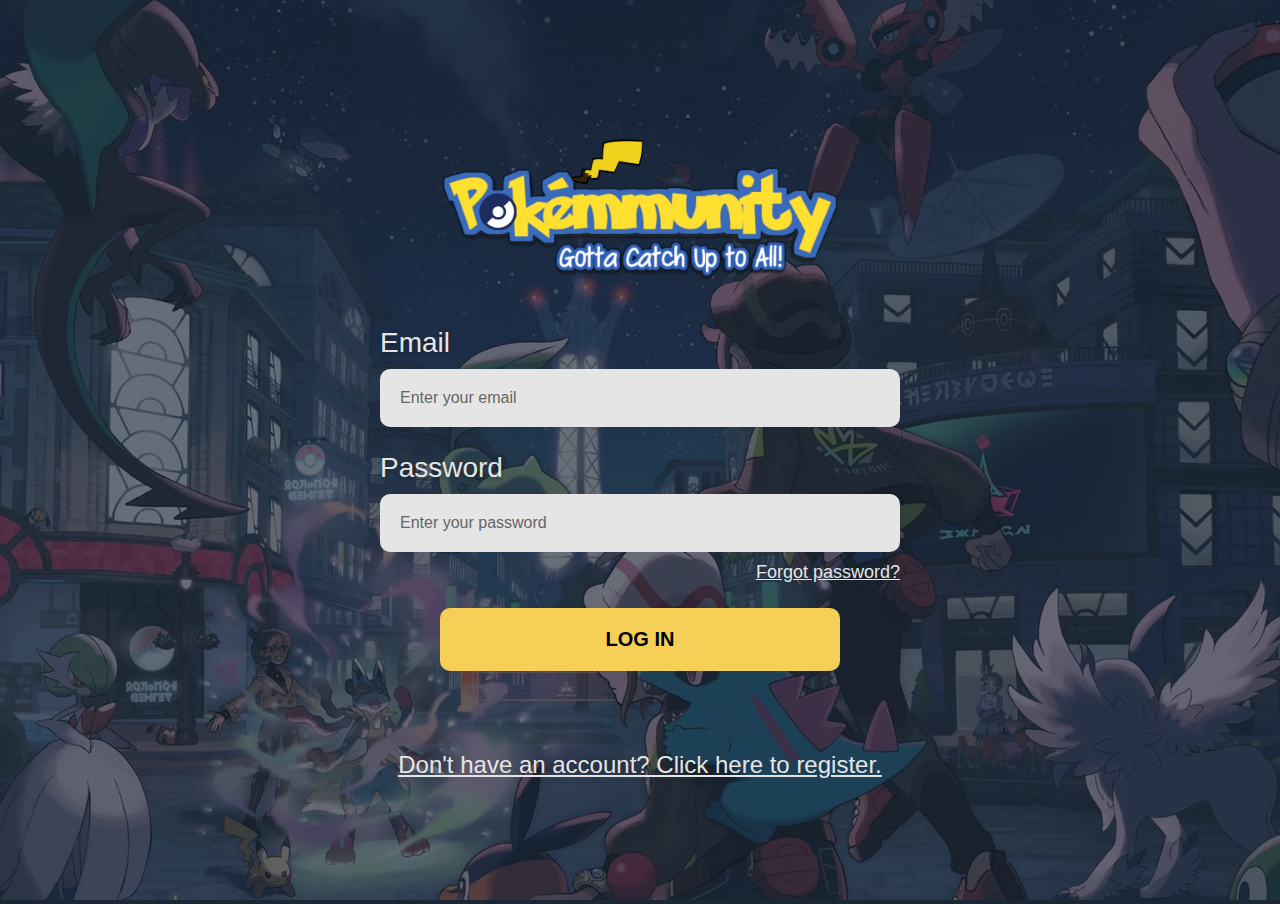
<file: login.html>
<!DOCTYPE html>
<html lang="en">
<head>
    <meta charset="UTF-8">
    <meta name="viewport" content="width=device-width, initial-scale=1.0">
    <title>Login - Pokemmunity</title>
    <link rel="stylesheet" href="styles.css">
</head>
<body>
    <div class="auth-page">
        <!-- Background Image -->
        <div class="auth-background">
            <img src="images/pokemmunity_background.avif" alt="Background">
        </div>

        <!-- Login Form -->
        <div class="auth-form">
            <!-- Logo -->
            <div class="logo">
                <img src="images/logo1.png" alt="Pokemmunity Logo">
            </div>

            <!-- Email -->
            <div class="form-group">
                <label class="form-label">Email</label>
                <input type="email" placeholder="Enter your email">
            </div>

            <!-- Password -->
            <div class="form-group">
                <label class="form-label">Password</label>
                <input type="password" placeholder="Enter your password">
                <a href="#" class="forgot-password">Forgot password?</a>
            </div>

            <!-- Login Button -->
            <button class="btn-primary">LOG IN</button>

            <!-- Register Link -->
            <a href="register.html" class="register-link">
                Don't have an account? Click here to register.
            </a>
        </div>
    </div>
</body>
</html>
</file>
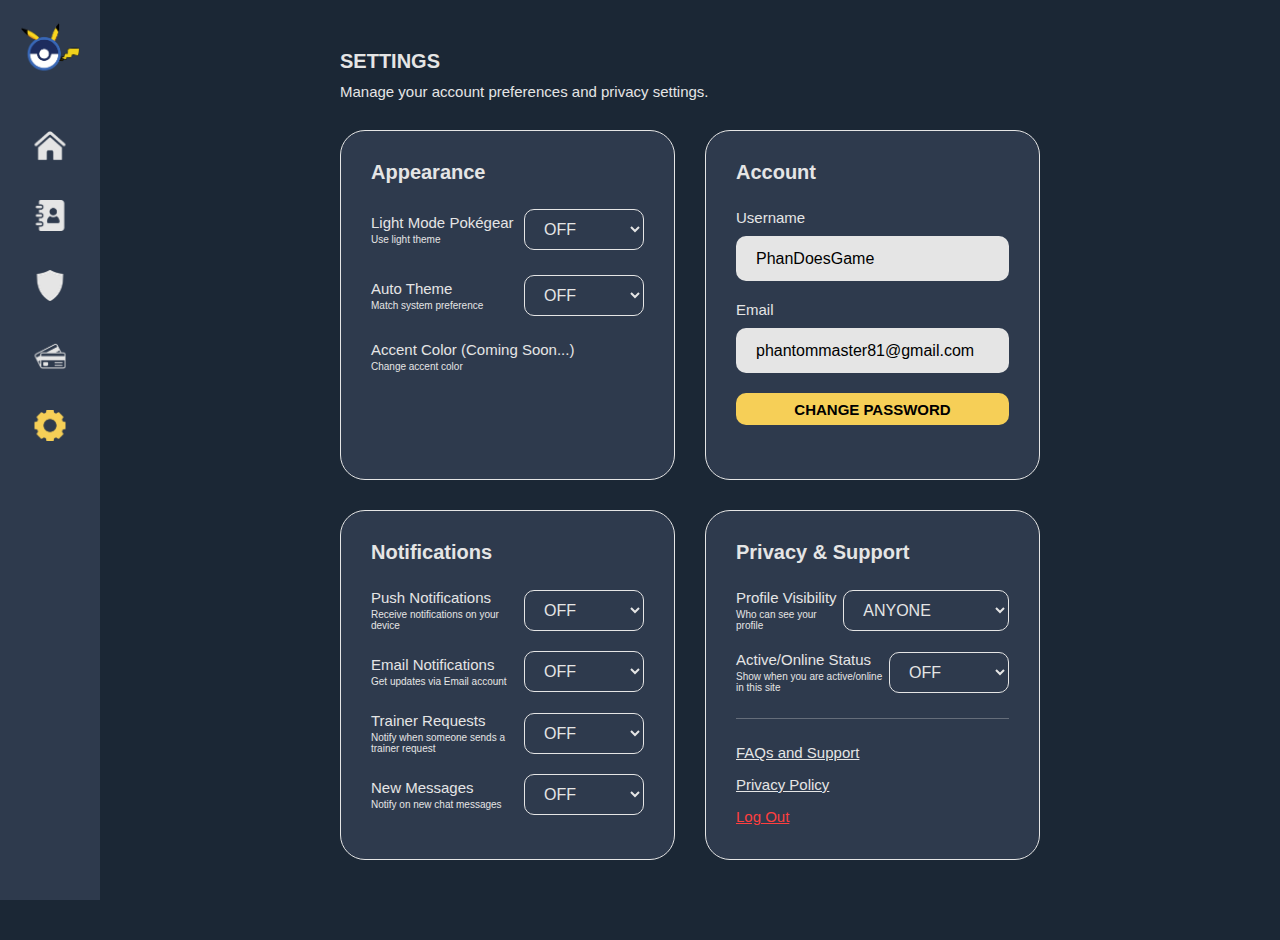
<file: settings.html>
<!DOCTYPE html>
<html lang="en">
<head>
    <meta charset="UTF-8">
    <meta name="viewport" content="width=device-width, initial-scale=1.0">
    <title>Settings - Pokemmunity</title>
    <link rel="stylesheet" href="styles.css">
</head>
<body>
    <div class="container bg-primary">
        <!-- Sidebar -->
        <div class="sidebar">
            <div class="sidebar-logo">
                <img src="images/logo3.png" alt="Logo">
            </div>
            <div class="sidebar-icon" style="top: 130px;">
                <a href="home.html"><img src="images/home_false.png" alt="Home"></a>
            </div>
            <div class="sidebar-icon" style="top: 200px;">
                <a href="contacts.html"><img src="images/contacts_false.png" alt="Contacts"></a>
            </div>
            <div class="sidebar-icon" style="top: 270px;">
                <a href="badges.html"><img src="images/badges_false.png" alt="Badges"></a>
            </div>
            <div class="sidebar-icon" style="top: 340px;">
                <a href="trainercard.html"><img src="images/card_false.png" alt="Profile"></a>
            </div>
            <div class="sidebar-icon" style="top: 410px;">
                <a href="settings.html"><img src="images/settings_true.png" alt="Settings"></a>
            </div>
        </div>

        <!-- Main Content -->
        <div style="position: relative; margin-left: 100px; padding: 50px 240px;">
            <h1 class="font-norwester" style="font-size: 20px; margin-bottom: 10px;">SETTINGS</h1>
            <p class="font-calps-regular text-shadow" style="font-size: 15px; margin-bottom: 30px;">
                Manage your account preferences and privacy settings.
            </p>

            <!-- Settings Grid -->
            <div style="display: grid; grid-template-columns: 1fr 1fr; gap: 30px; margin-bottom: 30px;">
                <!-- Appearance -->
                <div class="card card-border" style="height: 350px; padding: 30px;">
                    <h2 class="font-calps-black" style="font-size: 20px; margin-bottom: 25px;">Appearance</h2>
                    
                    <!-- Light Mode -->
                    <div style="display: flex; justify-content: space-between; align-items: center; margin-bottom: 25px;">
                        <div>
                            <p class="font-calps-medium" style="font-size: 15px; margin-bottom: 3px;">Light Mode Pokégear</p>
                            <p class="font-calps-extralight" style="font-size: 10px;">Use light theme</p>
                        </div>
                        <select style="width: auto;">
                            <option value="off">OFF</option>
                            <option value="on">ON</option>
                        </select>
                    </div>

                    <!-- Auto Theme -->
                    <div style="display: flex; justify-content: space-between; align-items: center; margin-bottom: 25px;">
                        <div>
                            <p class="font-calps-medium" style="font-size: 15px; margin-bottom: 3px;">Auto Theme</p>
                            <p class="font-calps-extralight" style="font-size: 10px;">Match system preference</p>
                        </div>
                        <select style="width: auto;">
                            <option value="off">OFF</option>
                            <option value="on">ON</option>
                        </select>
                    </div>

                    <!-- Accent Color -->
                    <div>
                        <p class="font-calps-medium" style="font-size: 15px; margin-bottom: 3px;">Accent Color (Coming Soon...)</p>
                        <p class="font-calps-extralight" style="font-size: 10px;">Change accent color</p>
                    </div>
                </div>

                <!-- Account -->
                <div class="card card-border" style="height: 350px; padding: 30px;">
                    <h2 class="font-calps-black" style="font-size: 20px; margin-bottom: 25px;">Account</h2>
                    
                    <!-- Username -->
                    <div style="margin-bottom: 20px;">
                        <label class="font-calps-medium" style="font-size: 15px; display: block; margin-bottom: 10px;">Username</label>
                        <input type="text" class="input-dark" value="PhanDoesGame" style="height: 45px;">
                    </div>

                    <!-- Email -->
                    <div style="margin-bottom: 20px;">
                        <label class="font-calps-medium" style="font-size: 15px; display: block; margin-bottom: 10px;">Email</label>
                        <input type="email" class="input-dark" value="phantommaster81@gmail.com" style="height: 45px;">
                    </div>

                    <!-- Change Password Button -->
                    <button class="btn btn-primary" style="height: 32px; padding: 6px 20px; font-size: 15px;">CHANGE PASSWORD</button>
                </div>

                <!-- Notifications -->
                <div class="card card-border" style="height: 350px; padding: 30px;">
                    <h2 class="font-calps-black" style="font-size: 20px; margin-bottom: 25px;">Notifications</h2>
                    
                    <!-- Push Notifications -->
                    <div style="display: flex; justify-content: space-between; align-items: center; margin-bottom: 20px;">
                        <div>
                            <p class="font-calps-medium" style="font-size: 15px; margin-bottom: 3px;">Push Notifications</p>
                            <p class="font-calps-extralight" style="font-size: 10px;">Receive notifications on your device</p>
                        </div>
                        <select style="width: auto;">
                            <option value="off">OFF</option>
                            <option value="on">ON</option>
                        </select>
                    </div>

                    <!-- Email Notifications -->
                    <div style="display: flex; justify-content: space-between; align-items: center; margin-bottom: 20px;">
                        <div>
                            <p class="font-calps-medium" style="font-size: 15px; margin-bottom: 3px;">Email Notifications</p>
                            <p class="font-calps-extralight" style="font-size: 10px;">Get updates via Email account</p>
                        </div>
                        <select style="width: auto;">
                            <option value="off">OFF</option>
                            <option value="on">ON</option>
                        </select>
                    </div>

                    <!-- Trainer Requests -->
                    <div style="display: flex; justify-content: space-between; align-items: center; margin-bottom: 20px;">
                        <div>
                            <p class="font-calps-medium" style="font-size: 15px; margin-bottom: 3px;">Trainer Requests</p>
                            <p class="font-calps-extralight" style="font-size: 10px;">Notify when someone sends a trainer request</p>
                        </div>
                        <select style="width: auto;">
                            <option value="off">OFF</option>
                            <option value="on">ON</option>
                        </select>
                    </div>

                    <!-- New Messages -->
                    <div style="display: flex; justify-content: space-between; align-items: center;">
                        <div>
                            <p class="font-calps-medium" style="font-size: 15px; margin-bottom: 3px;">New Messages</p>
                            <p class="font-calps-extralight" style="font-size: 10px;">Notify on new chat messages</p>
                        </div>
                        <select style="width: auto;">
                            <option value="off">OFF</option>
                            <option value="on">ON</option>
                        </select>
                    </div>
                </div>

                <!-- Privacy & Support -->
                <div class="card card-border" style="height: 350px; padding: 30px;">
                    <h2 class="font-calps-black" style="font-size: 20px; margin-bottom: 25px;">Privacy & Support</h2>
                    
                    <!-- Profile Visibility -->
                    <div style="display: flex; justify-content: space-between; align-items: center; margin-bottom: 20px;">
                        <div>
                            <p class="font-calps-medium" style="font-size: 15px; margin-bottom: 3px;">Profile Visibility</p>
                            <p class="font-calps-extralight" style="font-size: 10px;">Who can see your profile</p>
                        </div>
                        <select style="width: auto;">
                            <option value="anyone">ANYONE</option>
                            <option value="friends">FRIENDS ONLY</option>
                            <option value="private">PRIVATE</option>
                        </select>
                    </div>

                    <!-- Active/Online Status -->
                    <div style="display: flex; justify-content: space-between; align-items: center; margin-bottom: 25px;">
                        <div>
                            <p class="font-calps-medium" style="font-size: 15px; margin-bottom: 3px;">Active/Online Status</p>
                            <p class="font-calps-extralight" style="font-size: 10px;">Show when you are active/online in this site</p>
                        </div>
                        <select style="width: auto;">
                            <option value="off">OFF</option>
                            <option value="on">ON</option>
                        </select>
                    </div>

                    <div style="height: 1px; background-color: rgba(229, 229, 229, 0.3); margin: 25px 0;"></div>

                    <!-- Links -->
                    <div style="display: flex; flex-direction: column; gap: 15px;">
                        <a href="#" class="font-calps-medium text-underline" style="font-size: 15px; text-decoration: underline;">FAQs and Support</a>
                        <a href="#" class="font-calps-medium text-underline" style="font-size: 15px; text-decoration: underline;">Privacy Policy</a>
                        <a href="login.html" class="font-calps-medium text-underline" style="font-size: 15px; text-decoration: underline; color: #ff3f3f;">Log Out</a>
                    </div>
                </div>
            </div>
        </div>
    </div>
</body>
</html>
</file>
<file: styles.css>
/* Pokemmunity CSS Stylesheet */

/* Reset */

* {
  margin: 0;
  padding: 0;
  box-sizing: border-box;
}

body {
  font-family: Arial, sans-serif;
  background-color: #1b2735;
  color: #e5e5e5;
  min-height: 100vh;
}

/* Main Container */

.container {
  max-width: 1440px;
  margin: 0 auto;
  position: relative;
}

/* Login/Register Page Container */

.auth-page {
  min-height: 100vh;
  display: flex;
  align-items: center;
  justify-content: center;
  position: relative;
  background-color: #1b2735;
}

.auth-background {
  position: absolute;
  top: 0;
  left: 0;
  width: 100%;
  height: 100%;
  opacity: 0.35;
  z-index: 0;
}

.auth-background img {
  width: 100%;
  height: 100%;
  object-fit: cover;
}

.auth-form {
  position: relative;
  z-index: 1;
  width: 100%;
  max-width: 600px;
  padding: 40px;
  text-align: center;
}

/* Sidebar for main pages */

.sidebar {
  position: fixed;
  left: 0;
  top: 0;
  width: 100px;
  height: 100vh;
  background-color: #2e3a4d;
  z-index: 10;
}

/* Sidebar Logo */

.sidebar-logo {
  position: absolute;
  left: 50%;
  transform: translateX(-50%);
  top: 20px;
  width: 60px;
  height: auto;
}

.sidebar-logo img {
  width: 100%;
  height: auto;
  object-fit: contain;
}

/* Sidebar Icons */

.sidebar-icon {
  position: absolute;
  left: 50%;
  transform: translateX(-50%);
  width: 35px;
  height: 35px;
  cursor: pointer;
  transition: opacity 0.3s;
}

.sidebar-icon:hover {
  opacity: 0.7;
}

.sidebar-icon img {
  width: 100%;
  height: 100%;
  object-fit: contain;
  padding-bottom: 4px;
}

/* Logo */

.logo {
  width: 100%;
  max-width: 400px;
  margin: 0 auto 40px;
}

.logo img {
  width: 100%;
  height: auto;
}

/* Form Elements */

.form-group {
  margin-bottom: 25px;
  text-align: left;
}

.form-label {
  display: block;
  font-size: 28px;
  margin-bottom: 10px;
  color: #e5e5e5;
  text-shadow: 0 2px 4px rgba(0, 0, 0, 0.3);
}

input[type="text"],
input[type="email"],
input[type="password"],
textarea,
select {
  width: 100%;
  padding: 20px;
  background-color: #e5e5e5;
  border: none;
  border-radius: 10px;
  font-size: 16px;
  color: #000;
}

input::placeholder,
textarea::placeholder {
  color: #666;
}

/* Select dropdown styling */

select {
  padding: 10px 15px;
  background-color: #2e3a4d;
  color: #e5e5e5;
  border: 1px solid #e5e5e5;
  cursor: pointer;
  min-width: 120px;
}

select option {
  background-color: #2e3a4d;
  color: #e5e5e5;
  padding: 10px;
}

/* Buttons */

button {
  padding: 20px 40px;
  border: none;
  border-radius: 10px;
  font-size: 20px;
  font-weight: bold;
  cursor: pointer;
  transition: background-color 0.3s;
}

.btn-primary {
  background-color: #f6cf57;
  color: #000;
  width: 100%;
  max-width: 400px;
  margin: 20px auto;
  display: block;
}

.btn-primary:hover {
  background-color: #e5be46;
}

/* Links */

a {
  color: #e5e5e5;
  text-decoration: underline;
  font-size: 24px;
}

a:hover {
  color: #f6cf57;
}

.forgot-password {
  display: block;
  text-align: right;
  margin-top: 10px;
  font-size: 18px;
}

.register-link {
  display: block;
  margin-top: 80px;
  font-size: 24px;
  text-align: center;
}

/* Cards for other pages */

.card {
  background-color: #2e3a4d;
  border-radius: 25px;
  padding: 30px;
  border: 1px solid #e5e5e5;
}

/* Status badges */

.badge {
  padding: 8px 15px;
  border-radius: 10px;
  font-size: 12px;
  font-weight: bold;
  display: inline-block;
}

.status-online {
  background-color: #67ff6a;
  color: #000;
}

.status-offline {
  background-color: #ff3f3f;
  color: #000;
}

.status-requested {
  background-color: #e5e5e5;
  color: #000;
}

/* Avatar */

.avatar {
  width: 40px;
  height: 40px;
  border-radius: 50%;
}

.avatar-lg {
  width: 75px;
  height: 75px;
  border-radius: 50%;
}
</file>
